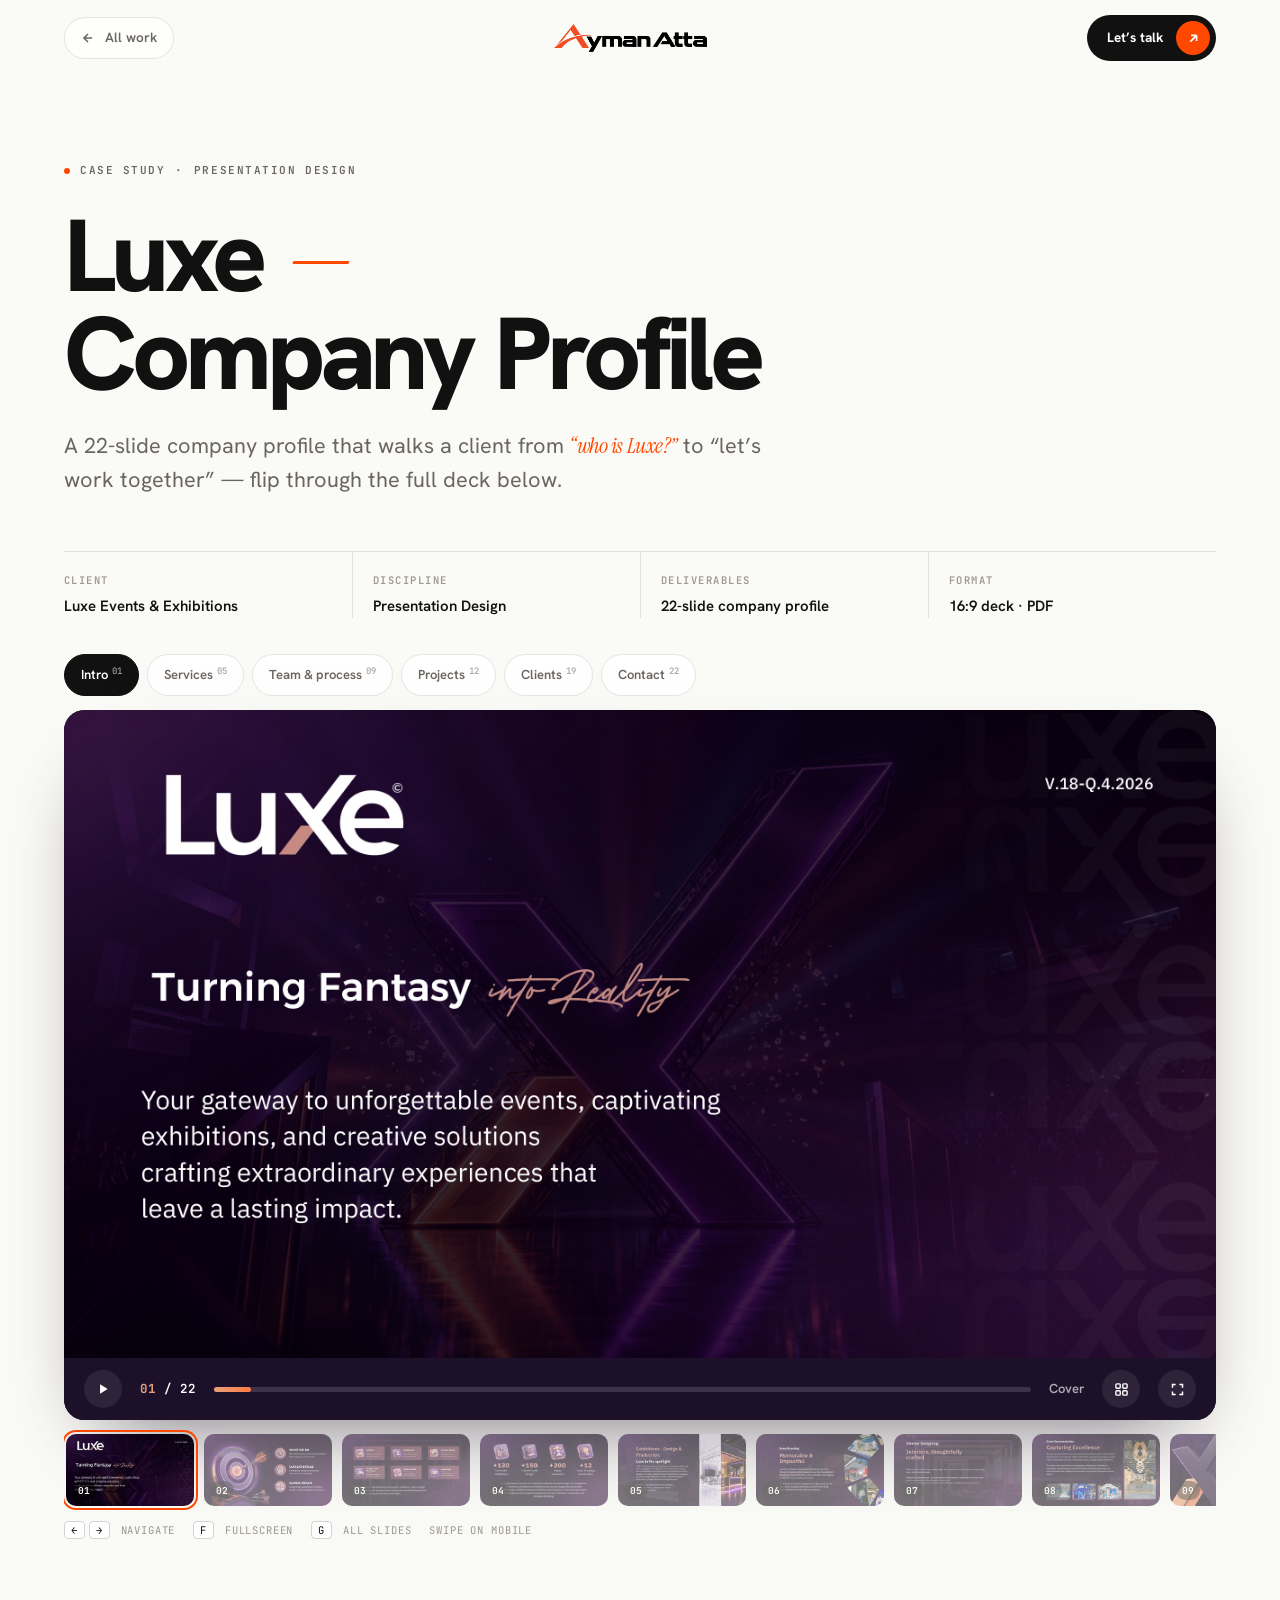
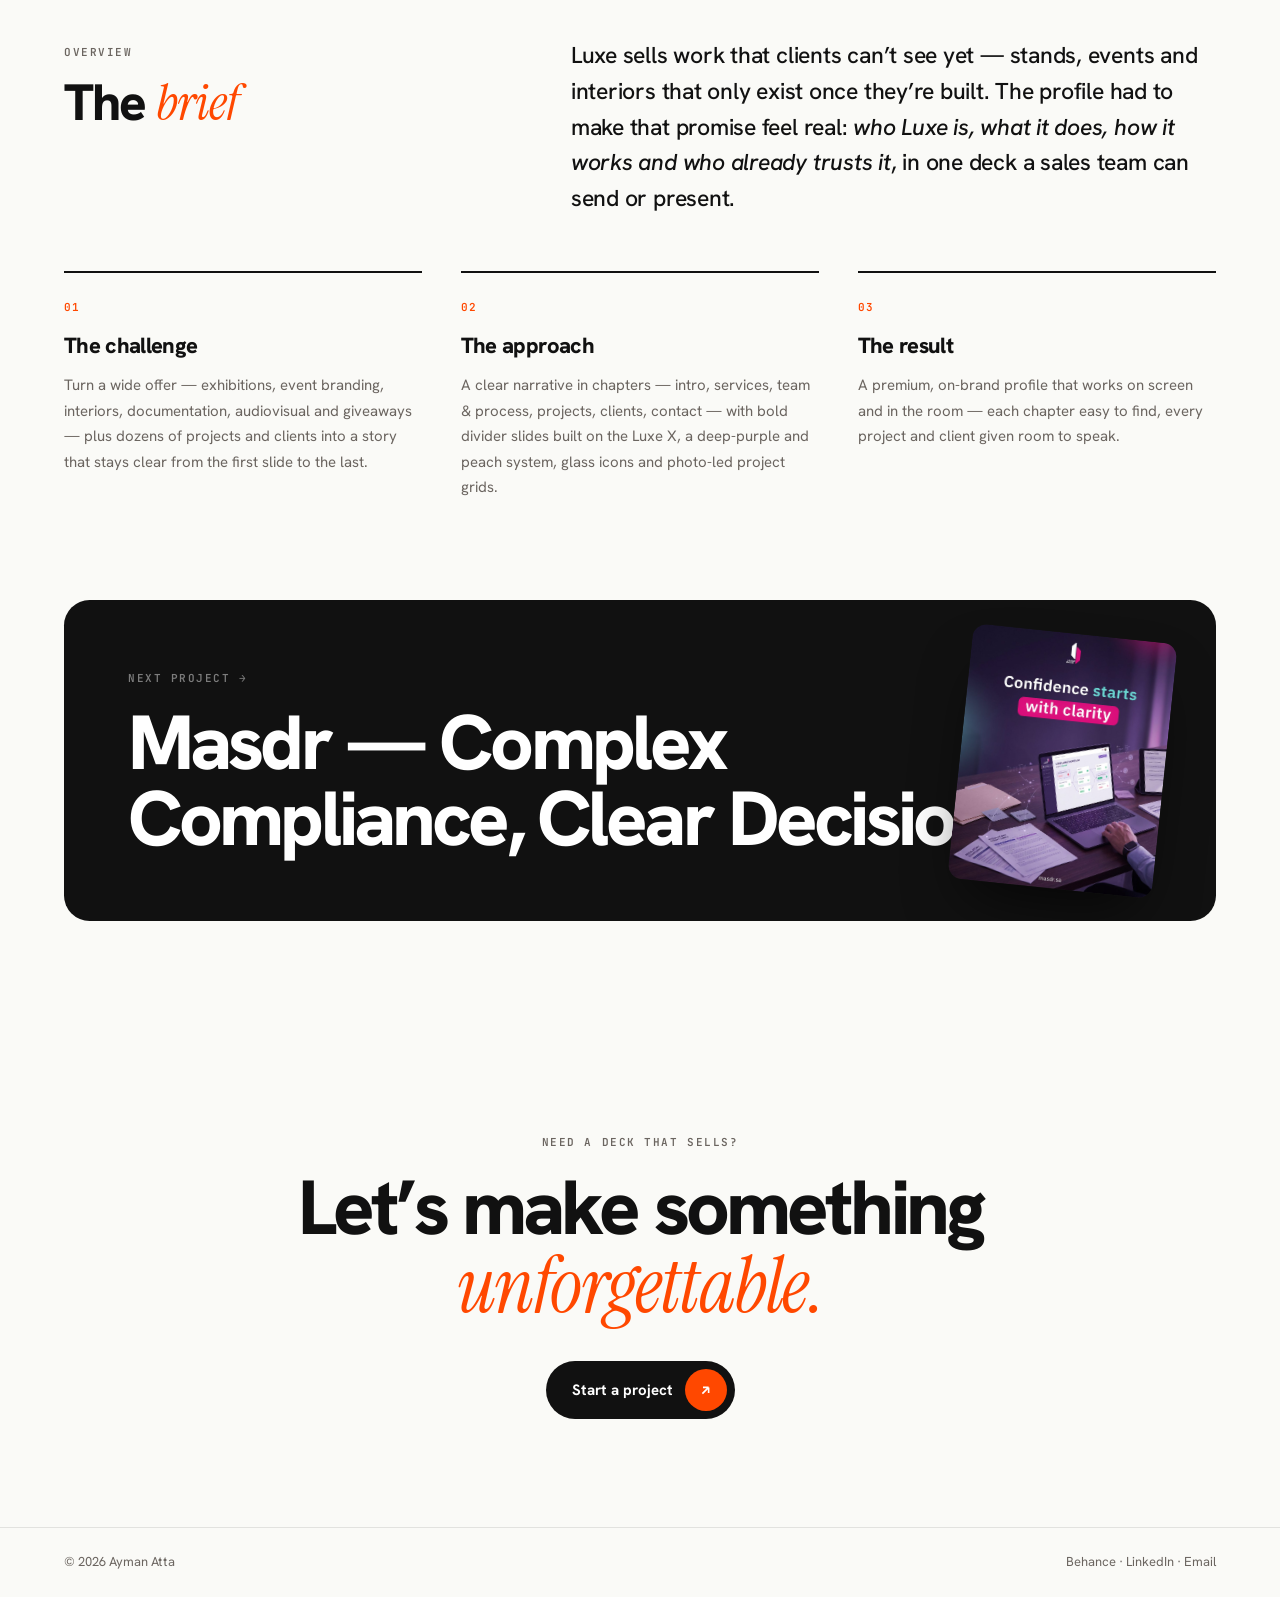
<file: work/luxe-profile.html>
<!DOCTYPE html>
<html lang="en">
<head>
<meta charset="UTF-8">
<meta name="viewport" content="width=device-width, initial-scale=1.0">
<title>Luxe — Company Profile Presentation | Ayman Atta</title>
<meta name="description" content="A 22-slide company profile presentation designed for Luxe Events &amp; Exhibitions — services, team, process, signature projects and clients.">
<meta name="theme-color" content="#FAFAF7">
<meta property="og:title" content="Luxe — Company Profile Presentation | Ayman Atta">
<meta property="og:type" content="article">
<meta property="og:image" content="https://aymanatta.com/assets/projects/luxe-profile/lp-1.jpg">
<meta property="og:url" content="https://aymanatta.com/work/luxe-profile.html">
<meta name="twitter:card" content="summary_large_image">
<link rel="canonical" href="https://aymanatta.com/work/luxe-profile.html">
<link rel="icon" type="image/png" href="../assets/favicon.png">
<link rel="preconnect" href="https://fonts.googleapis.com">
<link rel="preconnect" href="https://fonts.gstatic.com" crossorigin>
<link href="https://fonts.googleapis.com/css2?family=Hanken+Grotesk:wght@400;500;600;700;800;900&family=Instrument+Serif:ital@0;1&family=JetBrains+Mono:wght@500;600&display=swap" rel="stylesheet">
<link rel="preload" as="image" href="../assets/projects/luxe-profile/lp-1.jpg">
<link rel="stylesheet" href="../assets/covers.css?v=8">
<link rel="stylesheet" href="case.css?v=8">
<link rel="stylesheet" href="deck.css?v=3">
</head>
<body>
<div id="prog"></div>
<header class="cs-head" id="hd">
  <div class="wrap">
    <a href="../index.html#projects" class="cs-back"><svg width="14" height="14" viewBox="0 0 24 24" fill="none" stroke="currentColor" stroke-width="2.6" aria-hidden="true"><path d="M19 12H5M12 19l-7-7 7-7"/></svg><span>All work</span></a>
    <a href="../index.html" class="cs-logo" aria-label="Ayman Atta — home"><img src="../assets/logo-dark.png" alt="Ayman Atta"></a>
    <a href="../index.html#contact" class="btn-p">Let&rsquo;s talk <span class="bi"><svg width="15" height="15" viewBox="0 0 24 24" fill="none" stroke="currentColor" stroke-width="2.6" aria-hidden="true"><path d="M7 17L17 7M17 7H8M17 7v9"/></svg></span></a>
  </div>
</header>

<main>
<section class="cs-hero" style="padding-bottom:0">
  <div class="wrap">
    <div class="cs-crumbs reveal"><span class="dot"></span><span class="mono">Case study</span><span class="mono">&middot;</span><span class="mono">Presentation design</span></div>
    <h1 class="cs-title reveal">Luxe <span class="serif ac">&mdash;</span><br>Company Profile</h1>
    <p class="cs-sub reveal">A 22-slide company profile that walks a client from <span class="serif ac">&ldquo;who is Luxe?&rdquo;</span> to &ldquo;let&rsquo;s work together&rdquo; &mdash; flip through the full deck below.</p>
    <dl class="cs-meta reveal"><div><dt>Client</dt><dd>Luxe Events &amp; Exhibitions</dd></div><div><dt>Discipline</dt><dd>Presentation Design</dd></div><div><dt>Deliverables</dt><dd>22-slide company profile</dd></div><div><dt>Format</dt><dd>16:9 deck &middot; PDF</dd></div></dl>

    <div class="dk reveal" id="deck">
      <div class="dk-chap" id="dk-chap" aria-label="Chapters"><button type="button" data-i="0">Intro<sup>01</sup></button><button type="button" data-i="4">Services<sup>05</sup></button><button type="button" data-i="8">Team &amp; process<sup>09</sup></button><button type="button" data-i="11">Projects<sup>12</sup></button><button type="button" data-i="18">Clients<sup>19</sup></button><button type="button" data-i="21">Contact<sup>22</sup></button></div>
      <div class="dk-frame" id="dk-frame">
        <div class="dk-stage" id="dk-stage" aria-roledescription="carousel" aria-label="Luxe company profile slides">
          <div class="dk-canvas" id="dk-canvas"></div>
          <div class="dk-load" id="dk-load"><i></i></div>
          <button class="dk-zone prev" id="dk-prev" aria-label="Previous slide"><span><svg width="18" height="18" viewBox="0 0 24 24" fill="none" stroke="currentColor" stroke-width="2.6"><path d="M15 18l-6-6 6-6"/></svg></span></button>
          <button class="dk-zone next" id="dk-next" aria-label="Next slide"><span><svg width="18" height="18" viewBox="0 0 24 24" fill="none" stroke="currentColor" stroke-width="2.6"><path d="M9 18l6-6-6-6"/></svg></span></button>
        </div>
        <div class="dk-bar">
          <button class="dk-btn play" id="dk-play" aria-label="Autoplay"><svg width="14" height="14" viewBox="0 0 24 24" fill="currentColor"><path d="M7 4l13 8-13 8z"/></svg></button>
          <span class="dk-count" aria-live="polite"><b id="dk-n">01</b> / 22</span>
          <div class="dk-prog" id="dk-prog" role="slider" aria-label="Slide position" aria-valuemin="1" aria-valuemax="22" tabindex="0"><i id="dk-fill"></i></div>
          <span class="dk-lh" id="dk-lh"></span><span class="dk-title" id="dk-title">Cover</span>
          <button class="dk-btn grid-b" id="dk-grid-b" aria-label="All slides"><svg width="15" height="15" viewBox="0 0 24 24" fill="none" stroke="currentColor" stroke-width="2.2"><rect x="3" y="3" width="7" height="7" rx="1.5"/><rect x="14" y="3" width="7" height="7" rx="1.5"/><rect x="3" y="14" width="7" height="7" rx="1.5"/><rect x="14" y="14" width="7" height="7" rx="1.5"/></svg></button>
          <button class="dk-btn" id="dk-fs" aria-label="Fullscreen"><svg width="15" height="15" viewBox="0 0 24 24" fill="none" stroke="currentColor" stroke-width="2.4"><path d="M4 9V4h5M20 9V4h-5M4 15v5h5M20 15v5h-5"/></svg></button>
        </div>
      </div>
      <div class="dk-thumbs" id="dk-thumbs"><button type="button" data-i="0" aria-label="Go to slide 1"><img src="../assets/projects/luxe-profile/lp-1-t.jpg" alt="" loading="lazy"><span>01</span></button><button type="button" data-i="1" aria-label="Go to slide 2"><img src="../assets/projects/luxe-profile/lp-2-t.jpg" alt="" loading="lazy"><span>02</span></button><button type="button" data-i="2" aria-label="Go to slide 3"><img src="../assets/projects/luxe-profile/lp-3-t.jpg" alt="" loading="lazy"><span>03</span></button><button type="button" data-i="3" aria-label="Go to slide 4"><img src="../assets/projects/luxe-profile/lp-4-t.jpg" alt="" loading="lazy"><span>04</span></button><button type="button" data-i="4" aria-label="Go to slide 5"><img src="../assets/projects/luxe-profile/lp-5-t.jpg" alt="" loading="lazy"><span>05</span></button><button type="button" data-i="5" aria-label="Go to slide 6"><img src="../assets/projects/luxe-profile/lp-6-t.jpg" alt="" loading="lazy"><span>06</span></button><button type="button" data-i="6" aria-label="Go to slide 7"><img src="../assets/projects/luxe-profile/lp-7-t.jpg" alt="" loading="lazy"><span>07</span></button><button type="button" data-i="7" aria-label="Go to slide 8"><img src="../assets/projects/luxe-profile/lp-8-t.jpg" alt="" loading="lazy"><span>08</span></button><button type="button" data-i="8" aria-label="Go to slide 9"><img src="../assets/projects/luxe-profile/lp-9-t.jpg" alt="" loading="lazy"><span>09</span></button><button type="button" data-i="9" aria-label="Go to slide 10"><img src="../assets/projects/luxe-profile/lp-10-t.jpg" alt="" loading="lazy"><span>10</span></button><button type="button" data-i="10" aria-label="Go to slide 11"><img src="../assets/projects/luxe-profile/lp-11-t.jpg" alt="" loading="lazy"><span>11</span></button><button type="button" data-i="11" aria-label="Go to slide 12"><img src="../assets/projects/luxe-profile/lp-12-t.jpg" alt="" loading="lazy"><span>12</span></button><button type="button" data-i="12" aria-label="Go to slide 13"><img src="../assets/projects/luxe-profile/lp-13-t.jpg" alt="" loading="lazy"><span>13</span></button><button type="button" data-i="13" aria-label="Go to slide 14"><img src="../assets/projects/luxe-profile/lp-14-t.jpg" alt="" loading="lazy"><span>14</span></button><button type="button" data-i="14" aria-label="Go to slide 15"><img src="../assets/projects/luxe-profile/lp-15-t.jpg" alt="" loading="lazy"><span>15</span></button><button type="button" data-i="15" aria-label="Go to slide 16"><img src="../assets/projects/luxe-profile/lp-16-t.jpg" alt="" loading="lazy"><span>16</span></button><button type="button" data-i="16" aria-label="Go to slide 17"><img src="../assets/projects/luxe-profile/lp-17-t.jpg" alt="" loading="lazy"><span>17</span></button><button type="button" data-i="17" aria-label="Go to slide 18"><img src="../assets/projects/luxe-profile/lp-18-t.jpg" alt="" loading="lazy"><span>18</span></button><button type="button" data-i="18" aria-label="Go to slide 19"><img src="../assets/projects/luxe-profile/lp-19-t.jpg" alt="" loading="lazy"><span>19</span></button><button type="button" data-i="19" aria-label="Go to slide 20"><img src="../assets/projects/luxe-profile/lp-20-t.jpg" alt="" loading="lazy"><span>20</span></button><button type="button" data-i="20" aria-label="Go to slide 21"><img src="../assets/projects/luxe-profile/lp-21-t.jpg" alt="" loading="lazy"><span>21</span></button><button type="button" data-i="21" aria-label="Go to slide 22"><img src="../assets/projects/luxe-profile/lp-22-t.jpg" alt="" loading="lazy"><span>22</span></button></div>
      <div class="dk-hint"><span><kbd>&larr;</kbd><kbd>&rarr;</kbd> Navigate</span><span><kbd>F</kbd> Fullscreen</span><span><kbd>G</kbd> All slides</span><span>Swipe on mobile</span></div>
    </div>
  </div>
</section>

<section class="cs-sec">
  <div class="wrap">
    <div class="cs-two">
      <div class="reveal"><span class="mono">Overview</span><h2 class="cs-h2" style="margin-top:12px">The <span class="serif ac">brief</span></h2></div>
      <p class="cs-lead reveal">Luxe sells work that clients can&rsquo;t see yet &mdash; stands, events and interiors that only exist once they&rsquo;re built. The profile had to make that promise feel real: <em>who Luxe is, what it does, how it works and who already trusts it</em>, in one deck a sales team can send or present.</p>
    </div>
    <div class="cs-cols">
      <div class="cs-col reveal"><span class="n">01</span><h3>The challenge</h3><p>Turn a wide offer &mdash; exhibitions, event branding, interiors, documentation, audiovisual and giveaways &mdash; plus dozens of projects and clients into a story that stays clear from the first slide to the last.</p></div>
      <div class="cs-col reveal" style="transition-delay:.08s"><span class="n">02</span><h3>The approach</h3><p>A clear narrative in chapters &mdash; intro, services, team &amp; process, projects, clients, contact &mdash; with bold divider slides built on the Luxe X, a deep-purple and peach system, glass icons and photo-led project grids.</p></div>
      <div class="cs-col reveal" style="transition-delay:.16s"><span class="n">03</span><h3>The result</h3><p>A premium, on-brand profile that works on screen and in the room &mdash; each chapter easy to find, every project and client given room to speak.</p></div>
    </div>
  </div>
</section>

<section class="cs-sec" style="padding-top:0">
  <div class="wrap">
    <a href="masdr.html" class="cs-next reveal"><span class="mono">Next project &rarr;</span><h2>Masdr &mdash; Complex Compliance, Clear Decisions</h2><span class="thumb"><img src="../assets/projects/masdr/masdr-1.jpg" alt="" loading="lazy"></span></a>
  </div>
</section>

<section class="cs-cta">
  <div class="wrap">
    <span class="mono reveal">Need a deck that sells?</span>
    <h2 class="reveal">Let&rsquo;s make something<br><span class="serif ac">unforgettable.</span></h2>
    <a href="../index.html#contact" class="btn-p lg reveal">Start a project <span class="bi"><svg width="15" height="15" viewBox="0 0 24 24" fill="none" stroke="currentColor" stroke-width="2.6" aria-hidden="true"><path d="M7 17L17 7M17 7H8M17 7v9"/></svg></span></a>
  </div>
</section>
</main>

<footer class="cs-foot"><div class="wrap"><span>&copy; <span id="yr">2026</span> Ayman Atta</span><span><a href="https://behance.net/ayman3tta" target="_blank" rel="noopener">Behance</a> &middot; <a href="https://linkedin.com/in/ayman3tta" target="_blank" rel="noopener">LinkedIn</a> &middot; <a href="mailto:aymanatta71@gmail.com">Email</a></span></div></footer>

<div class="dk-grid" id="dk-grid" role="dialog" aria-modal="true" aria-label="All slides">
  <h3>All slides</h3>
  <button class="dk-btn x" id="dk-grid-x" aria-label="Close"><svg width="16" height="16" viewBox="0 0 24 24" fill="none" stroke="currentColor" stroke-width="2.6"><path d="M6 6l12 12M18 6L6 18"/></svg></button>
  <ol><li><button type="button" data-i="0"><img src="../assets/projects/luxe-profile/lp-1-t.jpg" alt="Slide 1: Cover" loading="lazy"><span>01 &middot; Cover</span></button></li><li><button type="button" data-i="1"><img src="../assets/projects/luxe-profile/lp-2-t.jpg" alt="Slide 2: What we do" loading="lazy"><span>02 &middot; What we do</span></button></li><li><button type="button" data-i="2"><img src="../assets/projects/luxe-profile/lp-3-t.jpg" alt="Slide 3: Our services" loading="lazy"><span>03 &middot; Our services</span></button></li><li><button type="button" data-i="3"><img src="../assets/projects/luxe-profile/lp-4-t.jpg" alt="Slide 4: Luxe in numbers" loading="lazy"><span>04 &middot; Luxe in numbers</span></button></li><li><button type="button" data-i="4"><img src="../assets/projects/luxe-profile/lp-5-t.jpg" alt="Slide 5: Exhibitions — design &amp; production" loading="lazy"><span>05 &middot; Exhibitions — design &amp; production</span></button></li><li><button type="button" data-i="5"><img src="../assets/projects/luxe-profile/lp-6-t.jpg" alt="Slide 6: Event branding" loading="lazy"><span>06 &middot; Event branding</span></button></li><li><button type="button" data-i="6"><img src="../assets/projects/luxe-profile/lp-7-t.jpg" alt="Slide 7: Interior design" loading="lazy"><span>07 &middot; Interior design</span></button></li><li><button type="button" data-i="7"><img src="../assets/projects/luxe-profile/lp-8-t.jpg" alt="Slide 8: Event documentation" loading="lazy"><span>08 &middot; Event documentation</span></button></li><li><button type="button" data-i="8"><img src="../assets/projects/luxe-profile/lp-9-t.jpg" alt="Slide 9: Get to know our team" loading="lazy"><span>09 &middot; Get to know our team</span></button></li><li><button type="button" data-i="9"><img src="../assets/projects/luxe-profile/lp-10-t.jpg" alt="Slide 10: The team" loading="lazy"><span>10 &middot; The team</span></button></li><li><button type="button" data-i="10"><img src="../assets/projects/luxe-profile/lp-11-t.jpg" alt="Slide 11: Work process" loading="lazy"><span>11 &middot; Work process</span></button></li><li><button type="button" data-i="11"><img src="../assets/projects/luxe-profile/lp-12-t.jpg" alt="Slide 12: Success stories" loading="lazy"><span>12 &middot; Success stories</span></button></li><li><button type="button" data-i="12"><img src="../assets/projects/luxe-profile/lp-13-t.jpg" alt="Slide 13: Signature projects" loading="lazy"><span>13 &middot; Signature projects</span></button></li><li><button type="button" data-i="13"><img src="../assets/projects/luxe-profile/lp-14-t.jpg" alt="Slide 14: Latest projects" loading="lazy"><span>14 &middot; Latest projects</span></button></li><li><button type="button" data-i="14"><img src="../assets/projects/luxe-profile/lp-15-t.jpg" alt="Slide 15: Exhibitions" loading="lazy"><span>15 &middot; Exhibitions</span></button></li><li><button type="button" data-i="15"><img src="../assets/projects/luxe-profile/lp-16-t.jpg" alt="Slide 16: Events" loading="lazy"><span>16 &middot; Events</span></button></li><li><button type="button" data-i="16"><img src="../assets/projects/luxe-profile/lp-17-t.jpg" alt="Slide 17: Interior projects I" loading="lazy"><span>17 &middot; Interior projects I</span></button></li><li><button type="button" data-i="17"><img src="../assets/projects/luxe-profile/lp-18-t.jpg" alt="Slide 18: Interior projects II" loading="lazy"><span>18 &middot; Interior projects II</span></button></li><li><button type="button" data-i="18"><img src="../assets/projects/luxe-profile/lp-19-t.jpg" alt="Slide 19: Our clients" loading="lazy"><span>19 &middot; Our clients</span></button></li><li><button type="button" data-i="19"><img src="../assets/projects/luxe-profile/lp-20-t.jpg" alt="Slide 20: Government &amp; semi-government" loading="lazy"><span>20 &middot; Government &amp; semi-government</span></button></li><li><button type="button" data-i="20"><img src="../assets/projects/luxe-profile/lp-21-t.jpg" alt="Slide 21: Private sector" loading="lazy"><span>21 &middot; Private sector</span></button></li><li><button type="button" data-i="21"><img src="../assets/projects/luxe-profile/lp-22-t.jpg" alt="Slide 22: Thank you" loading="lazy"><span>22 &middot; Thank you</span></button></li></ol>
</div>

<script>
(function(){
  var N=22,T=["Cover", "What we do", "Our services", "Luxe in numbers", "Exhibitions \u2014 design &amp; production", "Event branding", "Interior design", "Event documentation", "Get to know our team", "The team", "Work process", "Success stories", "Signature projects", "Latest projects", "Exhibitions", "Events", "Interior projects I", "Interior projects II", "Our clients", "Government &amp; semi-government", "Private sector", "Thank you"],i=0,timer=null;
  var LK={"14": [["https://www.youtube.com/watch?v=SvjiVSaE91o", 12.25, 45.17, 6.05, 1.87], ["https://www.youtube.com/watch?v=p4Vc1DLe3w4", 12.24, 87.29, 6.04, 1.85], ["https://www.youtube.com/watch?v=UH3WFlILYlA", 34.5, 87.29, 6.04, 1.85], ["https://www.youtube.com/watch?v=ce-CKcvtv8g", 56.92, 87.31, 6.04, 1.85], ["https://www.youtube.com/watch?v=EJwaV_Y5dA0", 79.37, 87.3, 6.04, 1.85], ["https://www.youtube.com/watch?v=nlh0B7CnHOE", 34.48, 45.19, 6.05, 1.87], ["https://www.youtube.com/watch?v=jCp3PAFLLfM", 57.05, 45.19, 6.05, 1.87], ["https://www.youtube.com/watch?v=_Gsvi6oCSic", 79.09, 45.19, 6.04, 1.85]], "15": [["https://youtu.be/8J54-N8gzSU", 11.28, 43.97, 7.55, 2.31], ["https://www.youtube.com/watch?v=aOr-m7_MNoQ", 32.98, 44.12, 7.55, 2.31], ["https://www.youtube.com/watch?v=THxIFBFWhsw", 54.72, 44.09, 7.57, 2.35], ["https://youtu.be/oY17ijwE6gQ", 76.46, 44.2, 7.57, 2.35], ["https://youtu.be/g7ZxW4WsXKw", 11.09, 88.57, 7.57, 2.35], ["https://www.youtube.com/watch?v=LMqGgvEE36E", 32.89, 88.59, 7.55, 2.31], ["https://www.youtube.com/watch?v=nJgfbaVZfxg", 54.51, 88.6, 7.55, 2.31], ["https://www.youtube.com/watch?v=TPUzMMYhyt0", 76.8, 88.59, 7.55, 2.31]], "16": [["https://www.youtube.com/watch?v=wfz-2K8jCXo", 9.11, 41.8, 5.2, 1.59]], "21": [["https://wa.me/966539768868", 10.97, 66.49, 9.84, 2.78], ["https://luxe-e.com/", 11.13, 89.78, 9.48, 2.78], ["https://www.tiktok.com/@luxeeei?_r=1&_t=ZS-95VP1Y0mrLh", 35.95, 87.92, 6.75, 2.57], ["https://www.tiktok.com/@luxeeei?_r=1&_t=ZS-95VP1Y0mrLh", 35.95, 90.84, 4.82, 3.43], ["https://www.instagram.com/luxeeei?igsh=MWZpZTF4Y2w2bjQ5Ng%3D%3D", 53.15, 76.47, 6.75, 2.57], ["https://www.instagram.com/luxeeei?igsh=MWZpZTF4Y2w2bjQ5Ng%3D%3D", 53.15, 79.39, 7.43, 3.43], ["https://www.linkedin.com/company/luxeevents/posts/?feedView=all", 35.94, 79.46, 8.42, 3.48], ["https://www.youtube.com/channel/UCvTrnKafmxfflvC-sLTXpxA", 52.73, 90.79, 8.81, 3.48]]};
  var canvas=document.getElementById('dk-canvas');
  var stage=document.getElementById('dk-stage'),load=document.getElementById('dk-load'),frame=document.getElementById('dk-frame');
  var base='../assets/projects/luxe-profile/lp-';
  var imgs=[];
  var layers=[];
  for(var k=0;k<N;k++){
    var im=new Image();im.alt='Slide '+(k+1)+': '+T[k].replace(/&amp;/g,'&');im.decoding='async';im.sizes='(max-width:800px) 100vw, 1400px';imgs.push(im);canvas.appendChild(im);
    var ly=document.createElement('div');ly.className='dk-links';
    (LK[k]||[]).forEach(function(l){var a=document.createElement('a');a.href=l[0];a.target='_blank';a.rel='noopener';
      a.style.left=l[1]+'%';a.style.top=l[2]+'%';a.style.width=l[3]+'%';a.style.height=l[4]+'%';
      a.setAttribute('aria-label','Open link: '+l[0].replace(/^https?:\/\/(www\.)?/,'').split('?')[0]);a.title=a.getAttribute('aria-label');
      a.addEventListener('click',function(e){e.stopPropagation();stop();});ly.appendChild(a);});
    layers.push(ly);canvas.appendChild(ly);
  }
  function ensure(k){if(k<0||k>=N||imgs[k].src)return;imgs[k].srcset=base+(k+1)+'-m.jpg 1280w, '+base+(k+1)+'.jpg 2560w';imgs[k].src=base+(k+1)+'.jpg';}
  var thumbs=[].slice.call(document.querySelectorAll('#dk-thumbs button'));
  var gridBtns=[].slice.call(document.querySelectorAll('#dk-grid button[data-i]'));
  var chaps=[].slice.call(document.querySelectorAll('#dk-chap button'));
  function go(n,fromKey){
    n=Math.max(0,Math.min(N-1,n));var dir=n<i?'left':'';
    var prev=imgs[i];i=n;ensure(i);ensure(i+1);ensure(i+2);ensure(i-1);
    if(prev!==imgs[i]){prev.classList.remove('on');prev.classList.toggle('left',!dir);}
    imgs[i].classList.remove('left');if(dir)imgs[i].classList.add('left');
    void imgs[i].offsetWidth;imgs[i].classList.remove('left');imgs[i].classList.add('on');
    layers.forEach(function(l,k){l.classList.toggle('on',k===i);});
    var lh=document.getElementById('dk-lh'),nl=(LK[i]||[]).length;lh.textContent=nl?nl+(nl>1?' clickable links':' clickable link')+' on this slide':'';lh.classList.toggle('on',nl>0);
    load.classList.toggle('on',!imgs[i].complete);imgs[i].onload=function(){load.classList.remove('on');};
    document.getElementById('dk-n').textContent=(i+1<10?'0':'')+(i+1);
    document.getElementById('dk-title').innerHTML=T[i];
    document.getElementById('dk-fill').style.width=((i+1)/N*100)+'%';
    document.getElementById('dk-prog').setAttribute('aria-valuenow',i+1);
    document.getElementById('dk-prev').disabled=i===0;document.getElementById('dk-next').disabled=i===N-1;
    thumbs.forEach(function(b,k){b.classList.toggle('on',k===i);});
    gridBtns.forEach(function(b,k){b.classList.toggle('on',k===i);});
    var a=0;chaps.forEach(function(b,k){if(+b.dataset.i<=i)a=k;});chaps.forEach(function(b,k){b.classList.toggle('on',k===a);});
    var t=thumbs[i],box=t.parentNode;box.scrollLeft=t.offsetLeft-box.clientWidth/2+t.clientWidth/2;
    try{history.replaceState(null,'','#slide-'+(i+1));}catch(e){}
  }
  function next(){if(i<N-1)go(i+1);else stop();}
  function prev(){go(i-1);}
  document.getElementById('dk-next').onclick=function(){stop();next();};
  document.getElementById('dk-prev').onclick=function(){stop();prev();};
  thumbs.concat(chaps).forEach(function(b){b.onclick=function(){stop();go(+b.dataset.i);};});
  gridBtns.forEach(function(b){b.onclick=function(){go(+b.dataset.i);closeGrid();};});
  var pr=document.getElementById('dk-prog');
  pr.onclick=function(e){var r=pr.getBoundingClientRect();stop();go(Math.floor((e.clientX-r.left)/r.width*N));};
  pr.onkeydown=function(e){if(e.key==='ArrowRight'){e.preventDefault();go(i+1);}if(e.key==='ArrowLeft'){e.preventDefault();go(i-1);}};
  /* autoplay */
  var playB=document.getElementById('dk-play');
  function stop(){if(timer){clearInterval(timer);timer=null;playB.classList.remove('on');}}
  playB.onclick=function(){if(timer){stop();return;}if(i===N-1)go(0);playB.classList.add('on');timer=setInterval(next,4000);};
  /* swipe */
  var sx=0,sy=0;
  stage.addEventListener('touchstart',function(e){sx=e.touches[0].clientX;sy=e.touches[0].clientY;},{passive:true});
  stage.addEventListener('touchend',function(e){var dx=e.changedTouches[0].clientX-sx,dy=e.changedTouches[0].clientY-sy;if(Math.abs(dx)>40&&Math.abs(dx)>Math.abs(dy)){stop();dx<0?next():prev();}},{passive:true});
  /* fullscreen */
  function fs(){
    var d=document;
    if(d.fullscreenElement||d.webkitFullscreenElement){(d.exitFullscreen||d.webkitExitFullscreen).call(d);return;}
    if(frame.classList.contains('pseudo-fs')){frame.classList.remove('pseudo-fs');d.body.style.overflow='';return;}
    var rq=frame.requestFullscreen||frame.webkitRequestFullscreen;
    if(rq){rq.call(frame).catch&&rq.call(frame).catch(function(){});}else{frame.classList.add('pseudo-fs');d.body.style.overflow='hidden';}
  }
  document.getElementById('dk-fs').onclick=fs;
  /* overview grid */
  var grid=document.getElementById('dk-grid');
  function openGrid(){stop();grid.classList.add('on');document.body.style.overflow='hidden';}
  function closeGrid(){grid.classList.remove('on');document.body.style.overflow='';}
  document.getElementById('dk-grid-b').onclick=openGrid;document.getElementById('dk-grid-x').onclick=closeGrid;
  /* keyboard: only when deck is on screen, grid open or fullscreen */
  function deckVisible(){var r=frame.getBoundingClientRect();return r.bottom>80&&r.top<innerHeight-80;}
  document.addEventListener('keydown',function(e){
    if(e.target.closest&&e.target.closest('input,textarea'))return;
    if(grid.classList.contains('on')){if(e.key==='Escape'||e.key==='g'||e.key==='G')closeGrid();return;}
    if(!deckVisible()&&!document.fullscreenElement)return;
    if(e.key==='ArrowRight'||e.key==='PageDown'){e.preventDefault();stop();next();}
    else if(e.key==='ArrowLeft'||e.key==='PageUp'){e.preventDefault();stop();prev();}
    else if(e.key==='Home'){e.preventDefault();go(0);}else if(e.key==='End'){e.preventDefault();go(N-1);}
    else if(e.key==='f'||e.key==='F')fs();else if(e.key==='g'||e.key==='G')openGrid();
    else if(e.key==='Escape'&&frame.classList.contains('pseudo-fs'))fs();
  });
  var m=/slide-(\d+)/.exec(location.hash);go(m?(+m[1]-1):0);
  if(m)setTimeout(function(){document.getElementById('deck').scrollIntoView({block:'center'});},300);

  var obs=new IntersectionObserver(function(es){es.forEach(function(e){if(e.isIntersecting){e.target.classList.add('in');obs.unobserve(e.target);}});},{threshold:.1});
  document.querySelectorAll('.reveal').forEach(function(el){obs.observe(el);});
  var hd=document.getElementById('hd'),pg=document.getElementById('prog');
  window.addEventListener('scroll',function(){var s=scrollY,h=document.documentElement.scrollHeight-innerHeight;pg.style.width=(h>0?s/h*100:0)+'%';hd.classList.toggle('scrolled',s>20);},{passive:true});
  document.getElementById('yr').textContent=new Date().getFullYear();
})();
</script>
</body>
</html>
</file>
<file: assets/covers.css>
/* ===== CREATIVE PROJECT COVERS ===== */
    .pj-iw.has-cvr{background:#0a0a0a;container-type:inline-size}
    .cvr{position:absolute;inset:0;overflow:hidden}
    .cvr img{width:100%;height:100%;object-fit:cover;display:block}
    .cvr-meta{position:absolute;right:3cqw;bottom:2.6cqw;z-index:7;font-family:var(--font-mono);font-size:max(8px,2.1cqw);font-weight:600;letter-spacing:.14em;text-transform:uppercase;color:rgba(255,255,255,.7)}

    /* TRX: reflective 3D screens on a holo grid */
    .cvr-trx{background:radial-gradient(ellipse 55% 45% at 50% 32%,rgba(57,213,255,.28),transparent 70%),radial-gradient(circle at 88% 95%,rgba(139,92,246,.45),transparent 45%),radial-gradient(circle at 8% 90%,rgba(57,213,255,.18),transparent 40%),#050817}
    .cvr-trx .floor{position:absolute;left:-60%;right:-60%;bottom:-6%;height:52%;background-image:linear-gradient(rgba(57,213,255,.4) 1px,transparent 1px),linear-gradient(90deg,rgba(57,213,255,.4) 1px,transparent 1px);background-size:5cqw 5cqw;transform:perspective(30cqw) rotateX(64deg);transform-origin:50% 0;-webkit-mask-image:linear-gradient(to bottom,transparent 0%,#000 35%,#000 70%,transparent);mask-image:linear-gradient(to bottom,transparent 0%,#000 35%,#000 70%,transparent);animation:trxFloor 3s linear infinite}
    @keyframes trxFloor{to{background-position:0 5cqw}}
    .cvr-trx .word{position:absolute;top:2%;left:50%;transform:translateX(-50%);font-size:34cqw;font-weight:900;letter-spacing:-.05em;line-height:.9;color:transparent;-webkit-text-stroke:1px rgba(57,213,255,.3);white-space:nowrap;pointer-events:none}
    .cvr-trx .stage{position:absolute;inset:0;perspective:90cqw;transform-style:preserve-3d}
    .cvr-trx .sc{position:absolute;left:50%;top:44%;width:23cqw;aspect-ratio:4/5;border-radius:1.4cqw;overflow:hidden;border:1px solid rgba(57,213,255,.55);box-shadow:0 0 5cqw -1cqw rgba(57,213,255,.55);-webkit-box-reflect:below .8cqw linear-gradient(transparent 55%,rgba(255,255,255,.28));transition:transform .8s var(--ease-out),box-shadow .5s}
    .cvr-trx .s1{transform:translate(-50%,-50%) translateX(-25cqw) rotateY(40deg) scale(.86);border-color:rgba(139,92,246,.6)}
    .cvr-trx .s2{transform:translate(-50%,-50%) translateZ(3cqw);z-index:2}
    .cvr-trx .s3{transform:translate(-50%,-50%) translateX(25cqw) rotateY(-40deg) scale(.86)}
    .pj-card:hover .cvr-trx .s1{transform:translate(-50%,-50%) translateX(-29cqw) rotateY(26deg) scale(.9)}
    .pj-card:hover .cvr-trx .s2{transform:translate(-50%,-50%) translateZ(7cqw) translateY(-1.5cqw);box-shadow:0 0 7cqw 0 rgba(57,213,255,.6)}
    .pj-card:hover .cvr-trx .s3{transform:translate(-50%,-50%) translateX(29cqw) rotateY(-26deg) scale(.9)}
    .cvr-trx .scan{position:absolute;left:0;right:0;height:18%;top:-20%;background:linear-gradient(to bottom,transparent,rgba(57,213,255,.14),transparent);animation:trxScan 4.5s ease-in-out infinite;pointer-events:none;z-index:4}
    @keyframes trxScan{0%{top:-20%}60%,100%{top:105%}}
    .cvr-trx .hud{position:absolute;inset:3.2cqw;pointer-events:none;z-index:5;-webkit-mask:linear-gradient(#000 0 0) top left/3cqw 3cqw no-repeat,linear-gradient(#000 0 0) top right/3cqw 3cqw no-repeat,linear-gradient(#000 0 0) bottom left/3cqw 3cqw no-repeat,linear-gradient(#000 0 0) bottom right/3cqw 3cqw no-repeat;mask:linear-gradient(#000 0 0) top left/3cqw 3cqw no-repeat,linear-gradient(#000 0 0) top right/3cqw 3cqw no-repeat,linear-gradient(#000 0 0) bottom left/3cqw 3cqw no-repeat,linear-gradient(#000 0 0) bottom right/3cqw 3cqw no-repeat;border:2px solid rgba(57,213,255,.7)}

    /* SUTRA: retro posters, giant 999 and crossing promo tapes */
    .cvr-sutra{background:radial-gradient(circle at 26% 18%,rgba(255,110,30,.42),transparent 55%),radial-gradient(circle at 90% 100%,rgba(37,99,235,.28),transparent 45%),linear-gradient(160deg,#2b1910,#0f0907)}
    .cvr-sutra .big{position:absolute;right:-3%;top:-16%;font-size:52cqw;font-weight:900;letter-spacing:-.07em;line-height:1;color:transparent;-webkit-text-stroke:1.5px rgba(255,190,140,.26);pointer-events:none}
    .cvr-sutra .ps{position:absolute;top:44%;left:50%;aspect-ratio:4/5;padding:.9cqw .9cqw 3.2cqw;background:#f4ede4;border-radius:.6cqw;box-shadow:0 3cqw 6cqw -2cqw rgba(0,0,0,.7);transition:transform .8s var(--ease-out)}
    .cvr-sutra .ps img{border-radius:.3cqw}
    .cvr-sutra .p1{width:24cqw;transform:translate(-50%,-50%) translate(-27cqw,2cqw) rotate(-11deg);z-index:2}
    .cvr-sutra .p2{width:28cqw;transform:translate(-50%,-50%) rotate(2deg);z-index:3}
    .cvr-sutra .p3{width:24cqw;transform:translate(-50%,-50%) translate(27cqw,3cqw) rotate(9deg);z-index:2}
    .pj-card:hover .cvr-sutra .p1{transform:translate(-50%,-50%) translate(-30cqw,0) rotate(-15deg)}
    .pj-card:hover .cvr-sutra .p2{transform:translate(-50%,-50%) translateY(-2cqw) rotate(-1deg) scale(1.04)}
    .pj-card:hover .cvr-sutra .p3{transform:translate(-50%,-50%) translate(30cqw,1cqw) rotate(13deg)}
    .cvr-sutra .tape{position:absolute;left:-15%;right:-15%;overflow:hidden;white-space:nowrap;padding:1.1cqw 0;box-shadow:0 1.5cqw 3cqw -1cqw rgba(0,0,0,.6)}
    .cvr-sutra .tape .tw{display:inline-flex;animation:sutraTape 14s linear infinite}
    .cvr-sutra .tape span{display:inline-block;font-size:max(9px,3.2cqw);font-weight:900;letter-spacing:.04em;text-transform:uppercase;padding-right:3cqw}
    .cvr-sutra .t1{bottom:11%;transform:rotate(-6deg);background:var(--accent);color:#fff;z-index:5}
    .cvr-sutra .t2{bottom:19%;transform:rotate(4deg);background:#111;color:#f4ede4;z-index:1}
    .cvr-sutra .t2 .tw{animation-direction:reverse;animation-duration:18s}
    @keyframes sutraTape{to{transform:translateX(-50%)}}
    .cvr-sutra .crt{position:absolute;inset:0;z-index:6;pointer-events:none;background:repeating-linear-gradient(to bottom,rgba(0,0,0,.18) 0 1px,transparent 1px 3px);mix-blend-mode:multiply;opacity:.55}
    @media(prefers-reduced-motion:reduce){.cvr-trx .floor,.cvr-trx .scan,.cvr-sutra .tape .tw{animation:none}}
    .cvr-meta.tr{top:3cqw;bottom:auto}
    .cvr-trx .cvr-meta{right:6cqw;bottom:5.5cqw}
    @container (max-width:280px){.cvr-meta{display:none}.cvr-trx .hud{display:none}}

    /* LUXE: the brand X as a stage, posters floating like exhibition panels */
    .cvr-luxe{background:radial-gradient(circle at 0% 100%,rgba(232,128,120,.75),transparent 50%),radial-gradient(circle at 100% 0%,rgba(110,60,140,.55),transparent 55%),linear-gradient(160deg,#3b1d52,#24112f)}
    .cvr-luxe .xb{position:absolute;left:50%;top:50%;width:150%;height:13cqw;transition:transform 1s var(--ease-out)}
    .cvr-luxe .xa{background:linear-gradient(90deg,rgba(241,236,230,.0),rgba(241,236,230,.22) 20%,rgba(241,236,230,.22) 80%,rgba(241,236,230,0));transform:translate(-50%,-50%) rotate(36deg)}
    .cvr-luxe .xc{background:linear-gradient(90deg,rgba(242,165,122,0),rgba(242,165,122,.75) 18%,rgba(242,165,122,.75) 46%,rgba(241,236,230,.22) 54%,rgba(241,236,230,.22) 82%,rgba(241,236,230,0));transform:translate(-50%,-50%) rotate(-36deg)}
    .pj-card:hover .cvr-luxe .xa{transform:translate(-50%,-50%) rotate(40deg)}
    .pj-card:hover .cvr-luxe .xc{transform:translate(-50%,-50%) rotate(-40deg)}
    .cvr-luxe .pn{position:absolute;top:47%;left:50%;aspect-ratio:3/4;border-radius:1cqw;overflow:hidden;box-shadow:0 3.5cqw 6cqw -2cqw rgba(20,5,30,.75),0 0 0 1px rgba(255,255,255,.18);transition:transform .9s var(--ease-out)}
    .cvr-luxe .l1{width:24cqw;transform:translate(-50%,-50%) translate(-27cqw,3cqw) rotate(-6deg);z-index:2;animation:luxeF 6s ease-in-out infinite}
    .cvr-luxe .l2{width:30cqw;transform:translate(-50%,-50%);z-index:3;animation:luxeF 6s ease-in-out -2s infinite}
    .cvr-luxe .l3{width:24cqw;transform:translate(-50%,-50%) translate(27cqw,3cqw) rotate(6deg);z-index:2;animation:luxeF 6s ease-in-out -4s infinite}
    @keyframes luxeF{0%,100%{translate:0 0}50%{translate:0 -1.2cqw}}
    .pj-card:hover .cvr-luxe .l1{transform:translate(-50%,-50%) translate(-31cqw,1cqw) rotate(-10deg)}
    .pj-card:hover .cvr-luxe .l2{transform:translate(-50%,-50%) scale(1.05)}
    .pj-card:hover .cvr-luxe .l3{transform:translate(-50%,-50%) translate(31cqw,1cqw) rotate(10deg)}
    .cvr-luxe .ltag{position:absolute;left:4cqw;bottom:3.4cqw;z-index:6;color:#fff;font-size:max(9px,2.6cqw);font-weight:700;letter-spacing:-.01em;white-space:nowrap}
    .cvr-luxe .ltag em{font-family:var(--font-serif);font-style:italic;font-weight:400;color:#F2A57A;font-size:1.25em;margin-left:.3em}
    .cvr-luxe .spot{position:absolute;inset:-20%;background:conic-gradient(from 200deg at 15% -5%,transparent 0deg,rgba(255,220,240,.18) 12deg,transparent 26deg);pointer-events:none;z-index:4;animation:luxeSpot 7s ease-in-out infinite alternate}
    @keyframes luxeSpot{to{transform:rotate(8deg)}}
    @media(prefers-reduced-motion:reduce){.cvr-luxe .pn,.cvr-luxe .spot{animation:none}}
    @container (max-width:280px){.cvr-luxe .ltag{display:none}}

    /* MASDR: glass modules orbiting the campaign, magenta highlight pill */
    .cvr-masdr{background:radial-gradient(circle at 92% 0%,rgba(224,21,122,.55),transparent 45%),radial-gradient(circle at 0% 55%,rgba(110,214,208,.28),transparent 40%),linear-gradient(170deg,#2a1a44,#170d26)}
    .cvr-masdr .orb{position:absolute;left:50%;top:50%;width:86cqw;height:30cqw;border-radius:50%;border:1px solid rgba(255,255,255,.22);transform:translate(-50%,-50%) rotate(-8deg);pointer-events:none}
    .cvr-masdr .orb.o2{width:100cqw;height:38cqw;border-color:rgba(110,214,208,.22);border-style:dashed;animation:mOrb 40s linear infinite}
    @keyframes mOrb{to{transform:translate(-50%,-50%) rotate(352deg)}}
    .cvr-masdr .mp{position:absolute;top:48%;left:50%;aspect-ratio:4/5;border-radius:1.2cqw;overflow:hidden;box-shadow:0 3cqw 6cqw -2cqw rgba(10,0,20,.8),0 0 0 1px rgba(255,255,255,.14);transition:transform .9s var(--ease-out)}
    .cvr-masdr .m1{width:22cqw;transform:translate(-50%,-50%) translate(-25cqw,2cqw) rotate(-7deg);z-index:2;filter:brightness(.85)}
    .cvr-masdr .m2{width:28cqw;transform:translate(-50%,-50%);z-index:3}
    .cvr-masdr .m3{width:22cqw;transform:translate(-50%,-50%) translate(25cqw,2cqw) rotate(7deg);z-index:2;filter:brightness(.85)}
    .pj-card:hover .cvr-masdr .m1{transform:translate(-50%,-50%) translate(-29cqw,0) rotate(-11deg)}
    .pj-card:hover .cvr-masdr .m2{transform:translate(-50%,-50%) scale(1.05)}
    .pj-card:hover .cvr-masdr .m3{transform:translate(-50%,-50%) translate(29cqw,0) rotate(11deg)}
    .cvr-masdr .gl{position:absolute;z-index:5;display:flex;align-items:center;gap:.9cqw;padding:1cqw 1.6cqw;border-radius:1.4cqw;background:rgba(255,255,255,.12);backdrop-filter:blur(6px);-webkit-backdrop-filter:blur(6px);border:1px solid rgba(255,255,255,.28);color:#fff;font-size:max(8px,2.1cqw);font-weight:700;white-space:nowrap;box-shadow:0 0 3cqw -1cqw rgba(224,21,122,.7);animation:mFloat 5s ease-in-out infinite}
    .cvr-masdr .gl i{font-style:normal;color:#6ED6D0}
    .cvr-masdr .g1{left:6%;top:24%}
    .cvr-masdr .g2{right:6%;top:30%;animation-delay:-1.5s}
    .cvr-masdr .g3{left:9%;bottom:30%;animation-delay:-3s}
    .cvr-masdr .g4{right:8%;bottom:24%;animation-delay:-4s}
    @keyframes mFloat{0%,100%{translate:0 0}50%{translate:0 -1cqw}}
    .cvr-masdr .hl{position:absolute;left:4cqw;bottom:3.4cqw;z-index:6;font-size:max(9px,2.9cqw);font-weight:800;letter-spacing:-.01em;color:#fff;white-space:nowrap}
    .cvr-masdr .hl b{color:#6ED6D0;font-weight:800}
    .cvr-masdr .hl span{display:inline-block;margin-left:.4em;padding:.15em .55em;border-radius:.5em;background:#E0157A}
    @media(prefers-reduced-motion:reduce){.cvr-masdr .orb,.cvr-masdr .gl{animation:none}}
    @container (max-width:280px){.cvr-masdr .gl,.cvr-masdr .hl{display:none}}

    /* LUXE STATIONERY: product conveyor — two tilted rows of mockups gliding past */
    .cvr-lst{background:radial-gradient(circle at 50% 50%,#ffffff 0%,#efe9f2 60%,#e2d8e8 100%)}
    .cvr-lst .rows{position:absolute;left:-20%;right:-20%;top:50%;transform:translateY(-50%) rotate(-8deg);display:flex;flex-direction:column;gap:2.2cqw}
    .cvr-lst .row{display:flex;width:max-content;gap:2.2cqw;animation:lstRun 38s linear infinite}
    .cvr-lst .row.r2{animation-direction:reverse;animation-duration:44s}
    .pj-card:hover .cvr-lst .row{animation-duration:20s}
    .pj-card:hover .cvr-lst .row.r2{animation-duration:24s}
    @keyframes lstRun{to{transform:translateX(-50%)}}
    .cvr-lst .tl{width:30cqw;aspect-ratio:4/3;border-radius:1.4cqw;overflow:hidden;flex-shrink:0;box-shadow:0 1.6cqw 3cqw -1.4cqw rgba(46,26,71,.45)}
    .cvr-lst .fade{position:absolute;inset:0;z-index:4;pointer-events:none;background:linear-gradient(90deg,#e8e0ec 0%,transparent 14%,transparent 86%,#e8e0ec 100%)}
    .cvr-lst .badge{position:absolute;left:50%;top:50%;z-index:6;transform:translate(-50%,-50%);display:flex;flex-direction:column;align-items:center;gap:.6cqw;padding:2.4cqw 4cqw;border-radius:2.4cqw;background:#2E1A47;color:#fff;box-shadow:0 3cqw 6cqw -2cqw rgba(46,26,71,.7),0 0 0 .5cqw rgba(201,139,128,.9);text-align:center;transition:transform .6s var(--ease-out)}
    .pj-card:hover .cvr-lst .badge{transform:translate(-50%,-50%) scale(1.05) rotate(-2deg)}
    .cvr-lst .badge b{font-size:max(12px,4.4cqw);font-weight:800;letter-spacing:-.03em;line-height:1}
    .cvr-lst .badge b i{font-style:normal;color:#C98B80}
    .cvr-lst .badge small{font-family:var(--font-mono);font-size:max(7px,1.7cqw);letter-spacing:.16em;text-transform:uppercase;color:rgba(255,255,255,.7)}
    .cvr-lst .cvr-meta{color:#2E1A47;background:rgba(255,255,255,.88);padding:.7cqw 1.4cqw;border-radius:100px}
    @media(prefers-reduced-motion:reduce){.cvr-lst .row{animation:none}}

    /* ROX: national-day "media wall" — roll-up, billboard and square in one checker-framed stage */
    .cvr-rox{background:radial-gradient(circle at 80% 100%,rgba(232,170,90,.55),transparent 50%),radial-gradient(circle at 10% 0%,rgba(30,122,70,.6),transparent 55%),linear-gradient(170deg,#0d3a28,#071a13)}
    .cvr-rox .chk{position:absolute;inset:0;pointer-events:none;z-index:1;
      background:conic-gradient(#1E9E57 25%,transparent 0 50%,#1E9E57 0 75%,transparent 0) 0 0/2.4cqw 2.4cqw;
      -webkit-mask:linear-gradient(#000 0 0) top/100% 4.8cqw no-repeat,linear-gradient(#000 0 0) bottom/100% 4.8cqw no-repeat;
      mask:linear-gradient(#000 0 0) top/100% 4.8cqw no-repeat,linear-gradient(#000 0 0) bottom/100% 4.8cqw no-repeat;opacity:.55}
    .cvr-rox .rm{position:absolute;z-index:3;overflow:hidden;border-radius:.8cqw;box-shadow:0 3cqw 5cqw -2cqw rgba(0,0,0,.75),0 0 0 1px rgba(255,255,255,.18);transition:transform .9s var(--ease-out)}
    .cvr-rox .rm img{width:100%;height:100%;object-fit:cover}
    .cvr-rox .tall{left:7%;top:12%;width:19cqw;aspect-ratio:1/2;height:auto;transform:rotate(-4deg)}
    .cvr-rox .bb{left:31%;top:22%;width:46cqw;aspect-ratio:2/1;z-index:4}
    .cvr-rox .sq{right:5%;top:40%;width:20cqw;aspect-ratio:.9;transform:rotate(5deg)}
    .cvr-rox .bb::after{content:'';position:absolute;left:50%;top:100%;width:1.2cqw;height:12cqw;background:linear-gradient(#3b3b3b,#1a1a1a);transform:translateX(-50%)}
    .cvr-rox .bb{overflow:visible}
    .cvr-rox .bb img{border-radius:.8cqw}
    .cvr-rox .bb .glow{position:absolute;inset:-1px;border-radius:.8cqw;background:linear-gradient(115deg,transparent 35%,rgba(255,255,255,.35) 50%,transparent 65%);background-size:250% 100%;animation:roxSheen 4.5s ease-in-out infinite;pointer-events:none}
    @keyframes roxSheen{0%,100%{background-position:110% 0}50%{background-position:-10% 0}}
    .pj-card:hover .cvr-rox .tall{transform:rotate(-8deg) translate(-1.5cqw,-1cqw)}
    .pj-card:hover .cvr-rox .bb{transform:translateY(-1.5cqw) scale(1.04)}
    .pj-card:hover .cvr-rox .sq{transform:rotate(9deg) translate(1.5cqw,-1cqw)}
    .cvr-rox .ttl{position:absolute;left:50%;bottom:7.5cqw;z-index:6;transform:translateX(-50%);direction:rtl;white-space:nowrap;padding:.9cqw 2.4cqw;border-radius:.6cqw;background:#0b2f22;border:.35cqw solid #1E9E57;color:#fff;font-family:'Segoe UI',Tahoma,'Noto Kufi Arabic',sans-serif;font-weight:900;font-size:max(11px,3.6cqw);line-height:1.2;box-shadow:0 0 0 .5cqw rgba(11,47,34,.8)}
    .cvr-rox .fmt{position:absolute;left:4cqw;top:6.4cqw;z-index:6;display:flex;gap:.8cqw}
    .cvr-rox .fmt span{font-family:var(--font-mono);font-size:max(7px,1.6cqw);font-weight:600;letter-spacing:.06em;color:#fff;background:rgba(255,255,255,.14);border:1px solid rgba(255,255,255,.25);padding:.4cqw 1cqw;border-radius:100px}
    .cvr-rox .cvr-meta{top:6.4cqw;bottom:auto}
    @media(prefers-reduced-motion:reduce){.cvr-rox .bb .glow{animation:none}}
    @container (max-width:280px){.cvr-rox .fmt{display:none}}
    .pj-iw .cvr-rox .fmt{display:none}

    /* LUXE PROFILE: a presentation player — slides stacked like a deck, with a live player bar */
    .cvr-deck{background:radial-gradient(circle at 15% 100%,rgba(232,128,120,.6),transparent 50%),radial-gradient(circle at 90% 0%,rgba(120,70,160,.55),transparent 55%),linear-gradient(160deg,#2c1640,#140a1e)}
    .cvr-deck .sl{position:absolute;left:50%;top:44%;width:62cqw;aspect-ratio:16/9;border-radius:1.2cqw;overflow:hidden;box-shadow:0 3cqw 6cqw -2cqw rgba(0,0,0,.75),0 0 0 1px rgba(255,255,255,.14);transition:transform .9s var(--ease-out),opacity .6s}
    .cvr-deck .sl img{width:100%;height:100%;object-fit:cover}
    .cvr-deck .s3{transform:translate(-50%,-50%) translate(12cqw,-9cqw) scale(.78);opacity:.55}
    .cvr-deck .s2{transform:translate(-50%,-50%) translate(6cqw,-4.5cqw) scale(.89);opacity:.8}
    .cvr-deck .s1{transform:translate(-50%,-50%);z-index:3}
    .pj-card:hover .cvr-deck .s3{transform:translate(-50%,-50%) translate(18cqw,-11cqw) scale(.78) rotate(4deg)}
    .pj-card:hover .cvr-deck .s2{transform:translate(-50%,-50%) translate(9cqw,-6cqw) scale(.89) rotate(2deg)}
    .pj-card:hover .cvr-deck .s1{transform:translate(-50%,-50%) translate(-3cqw,2cqw) rotate(-2deg)}
    .cvr-deck .bar{position:absolute;left:50%;bottom:6cqw;z-index:5;transform:translateX(-50%);width:62cqw;display:flex;align-items:center;gap:1.6cqw;padding:1.2cqw 1.8cqw;border-radius:100px;background:rgba(255,255,255,.12);backdrop-filter:blur(8px);-webkit-backdrop-filter:blur(8px);border:1px solid rgba(255,255,255,.22);color:#fff}
    .cvr-deck .bar i{font-style:normal;font-size:max(8px,2.2cqw);line-height:1}
    .cvr-deck .bar .pl{width:4.6cqw;height:4.6cqw;border-radius:50%;background:#E8A07A;color:#2c1640;display:flex;align-items:center;justify-content:center;flex-shrink:0}
    .cvr-deck .bar .tr{flex:1;height:.6cqw;border-radius:1cqw;background:rgba(255,255,255,.25);overflow:hidden}
    .cvr-deck .bar .tr b{display:block;height:100%;width:30%;background:#E8A07A;animation:deckProg 6s linear infinite}
    @keyframes deckProg{from{width:4%}to{width:100%}}
    .cvr-deck .bar span{font-family:var(--font-mono);font-size:max(7px,1.8cqw);font-weight:600;white-space:nowrap}
    @media(prefers-reduced-motion:reduce){.cvr-deck .bar .tr b{animation:none}}
</file>
<file: work/case.css>
/* Case study pages — Ayman Atta */
:root{--bg:#FAFAF7;--bg-warm:#F5F3EF;--bg-dark:#111;--text:#111;--text-muted:#6B6560;--text-dim:#9E9890;--accent:#FF4800;--border:rgba(17,17,17,.10);--border-dark:rgba(17,17,17,.18);--font-sans:'Hanken Grotesk',-apple-system,BlinkMacSystemFont,'Segoe UI',sans-serif;--font-mono:'JetBrains Mono','Courier New',monospace;--font-serif:'Instrument Serif',Georgia,serif;--maxw:1480px;--ease-out:cubic-bezier(.16,1,.3,1);--t:all .42s var(--ease-out)}
*,*::before,*::after{box-sizing:border-box;margin:0;padding:0}
html{scroll-behavior:smooth}
body{background:var(--bg);color:var(--text);font-family:var(--font-sans);-webkit-font-smoothing:antialiased;line-height:1.6;overflow-x:hidden}
::selection{background:var(--accent);color:#fff}
a{color:inherit;text-decoration:none}
img{max-width:100%;display:block}
:focus-visible{outline:2px solid var(--accent);outline-offset:3px;border-radius:6px}
.wrap{max-width:var(--maxw);margin:0 auto;padding:0 clamp(20px,5vw,80px)}
.serif{font-family:var(--font-serif);font-style:italic;font-weight:400;letter-spacing:-.02em}
.ac{color:var(--accent)}
.mono{font-family:var(--font-mono);font-size:11px;font-weight:600;letter-spacing:.14em;text-transform:uppercase;color:var(--text-muted)}
.reveal{opacity:0;transform:translateY(28px);transition:opacity .8s var(--ease-out),transform .8s var(--ease-out)}
.reveal.in{opacity:1;transform:none}
#prog{position:fixed;top:0;left:0;height:2px;background:var(--accent);z-index:999;width:0}

/* header */
.cs-head{position:fixed;top:0;left:0;right:0;z-index:100;transition:background .4s,border-color .4s;border-bottom:1px solid transparent}
.cs-head.scrolled{background:rgba(250,250,247,.85);backdrop-filter:blur(16px);-webkit-backdrop-filter:blur(16px);border-color:var(--border)}
.cs-head .wrap{display:flex;align-items:center;justify-content:space-between;gap:16px;height:76px}
.cs-logo img{height:28px;width:auto}
.cs-back{display:inline-flex;align-items:center;gap:10px;font-size:13.5px;font-weight:600;color:var(--text-muted);padding:9px 16px;border-radius:100px;border:1px solid var(--border);background:rgba(255,255,255,.7);transition:var(--t)}
.cs-back:hover{color:var(--text);border-color:var(--text)}
.cs-back svg{transition:transform .3s var(--ease-out)}
.cs-back:hover svg{transform:translateX(-3px)}
.btn-p{display:inline-flex;align-items:center;gap:12px;padding:6px 6px 6px 20px;border-radius:100px;background:var(--text);color:#fff;font-size:13.5px;font-weight:700;transition:var(--t)}
.btn-p .bi{width:34px;height:34px;border-radius:50%;background:var(--accent);display:inline-flex;align-items:center;justify-content:center;transition:transform .4s var(--ease-out),background .3s}
.btn-p:hover{background:var(--accent)}
.btn-p:hover .bi{background:#fff;color:var(--accent);transform:rotate(-45deg)}
.btn-p.lg{font-size:15px;padding:8px 8px 8px 26px}
.btn-p.lg .bi{width:42px;height:42px}

/* hero */
.cs-hero{padding:clamp(120px,18vh,170px) 0 clamp(32px,5vh,56px)}
.cs-crumbs{display:flex;align-items:center;gap:10px;flex-wrap:wrap;margin-bottom:clamp(18px,3vh,28px)}
.cs-crumbs .dot{width:6px;height:6px;border-radius:50%;background:var(--accent)}
.cs-title{font-size:clamp(44px,8vw,128px);font-weight:800;letter-spacing:-.05em;line-height:.95}
.cs-sub{max-width:720px;margin-top:clamp(20px,3vh,32px);font-size:clamp(17px,1.7vw,22px);line-height:1.55;color:var(--text-muted)}
.cs-meta{display:grid;grid-template-columns:repeat(4,1fr);margin-top:clamp(36px,6vh,64px);border-top:1px solid var(--border)}
.cs-meta>div{padding:20px 20px 0 0}
.cs-meta>div+div{padding-left:20px;border-left:1px solid var(--border)}
.cs-meta dt{font-family:var(--font-mono);font-size:10.5px;font-weight:600;letter-spacing:.14em;text-transform:uppercase;color:var(--text-dim);margin-bottom:8px}
.cs-meta dd{font-size:15px;font-weight:600;line-height:1.45}

/* cover */
.cs-cover{position:relative;margin-top:clamp(28px,4vh,48px);border-radius:clamp(16px,2vw,28px);overflow:hidden;aspect-ratio:16/8;container-type:inline-size}
.cs-cover .cvr{position:absolute;inset:0}

/* sections */
.cs-sec{padding:clamp(64px,11vh,130px) 0}
.cs-two{display:grid;grid-template-columns:minmax(0,.8fr) minmax(0,1.2fr);gap:clamp(32px,6vw,100px)}
.cs-h2{font-size:clamp(30px,4vw,56px);font-weight:800;letter-spacing:-.04em;line-height:1.05}
.cs-lead{font-size:clamp(18px,1.8vw,24px);line-height:1.55;color:var(--text);font-weight:500;letter-spacing:-.01em}
.cs-cols{display:grid;grid-template-columns:repeat(3,1fr);gap:clamp(20px,3vw,40px);margin-top:clamp(36px,6vh,64px)}
.cs-col{padding-top:20px;border-top:2px solid var(--text)}
.cs-col .n{font-family:var(--font-mono);font-size:11px;font-weight:600;color:var(--accent);letter-spacing:.1em}
.cs-col h3{font-size:clamp(18px,1.8vw,22px);font-weight:800;letter-spacing:-.03em;margin:10px 0 10px}
.cs-col p{font-size:15px;color:var(--text-muted);line-height:1.7}

/* key visual */
.cs-key{display:grid;grid-template-columns:minmax(0,1fr) minmax(0,1fr);gap:clamp(16px,2vw,28px);align-items:stretch}
.cs-key figure{border-radius:20px;overflow:hidden;background:#111}
.cs-key figure img{width:100%;height:100%;object-fit:cover}
.cs-note{display:flex;flex-direction:column;justify-content:space-between;gap:28px;padding:clamp(24px,3vw,44px);border-radius:20px;background:var(--bg-dark);color:#fff}
.cs-note .mono{color:rgba(255,255,255,.45)}
.cs-note blockquote{font-size:clamp(22px,2.6vw,38px);line-height:1.2;letter-spacing:-.03em;font-weight:700}
.cs-note blockquote .serif{color:var(--accent)}
.cs-pal{display:grid;grid-template-columns:repeat(4,1fr);gap:10px}
.cs-pal div{border-radius:14px;aspect-ratio:1/1.15;display:flex;align-items:flex-end;padding:10px;font-family:var(--font-mono);font-size:10.5px;font-weight:600;box-shadow:inset 0 0 0 1px rgba(255,255,255,.08)}

/* gallery */
.cs-gal-h{display:flex;align-items:flex-end;justify-content:space-between;gap:24px;flex-wrap:wrap;margin-bottom:clamp(28px,4vh,44px)}
.cs-gal{--g:clamp(12px,1.6vw,22px);display:flex;flex-wrap:wrap;justify-content:center;gap:var(--g)}
.cs-gal button[data-i]{box-sizing:border-box;width:calc((100% - 2*var(--g))/3)}
.cs-gal button{all:unset;cursor:zoom-in;position:relative;display:block;border-radius:16px;overflow:hidden;background:#111;aspect-ratio:4/5}
.cs-gal button img{width:100%;height:100%;object-fit:cover;transition:transform .8s var(--ease-out)}
.cs-gal button:hover img{transform:scale(1.04)}
.cs-gal button span{position:absolute;left:12px;bottom:12px;font-family:var(--font-mono);font-size:10.5px;font-weight:600;color:#fff;background:rgba(17,17,17,.55);backdrop-filter:blur(8px);padding:5px 9px;border-radius:100px}
.cs-gal button:focus-visible{outline:2px solid var(--accent);outline-offset:3px}

/* next project */
.cs-next{display:block;position:relative;overflow:hidden;border-radius:clamp(18px,2vw,28px);background:var(--bg-dark);color:#fff;padding:clamp(32px,5vw,72px)}
.cs-next .mono{color:rgba(255,255,255,.45)}
.cs-next h2{font-size:clamp(36px,6vw,96px);font-weight:800;letter-spacing:-.05em;line-height:1;margin-top:14px;max-width:12em;transition:color .3s}
.cs-next:hover h2{color:var(--accent)}
.cs-next .thumb{position:absolute;right:clamp(24px,4vw,64px);top:50%;width:clamp(120px,16vw,220px);aspect-ratio:4/5;border-radius:14px;overflow:hidden;transform:translateY(-50%) rotate(6deg);transition:transform .7s var(--ease-out);box-shadow:0 30px 60px -20px rgba(0,0,0,.7)}
.cs-next:hover .thumb{transform:translateY(-50%) rotate(0deg) scale(1.05)}
.cs-next .thumb img{width:100%;height:100%;object-fit:cover}

/* cta + footer */
.cs-cta{text-align:center;padding:clamp(72px,12vh,140px) 0}
.cs-cta h2{font-size:clamp(36px,6vw,88px);font-weight:800;letter-spacing:-.05em;line-height:1.02;margin:14px 0 clamp(24px,4vh,40px)}
.cs-foot{border-top:1px solid var(--border);padding:24px 0;font-size:13px;color:var(--text-muted)}
.cs-foot .wrap{display:flex;justify-content:space-between;gap:12px;flex-wrap:wrap}
.cs-foot a:hover{color:var(--accent)}

/* lightbox */
.lb{position:fixed;inset:0;z-index:1000;background:rgba(10,10,10,.92);backdrop-filter:blur(10px);display:flex;align-items:center;justify-content:center;opacity:0;pointer-events:none;transition:opacity .35s}
.lb.on{opacity:1;pointer-events:auto}
.lb img{max-width:min(92vw,720px);max-height:86vh;border-radius:12px;box-shadow:0 30px 80px rgba(0,0,0,.6)}
.lb button{position:absolute;width:48px;height:48px;border-radius:50%;border:1px solid rgba(255,255,255,.2);background:rgba(255,255,255,.08);color:#fff;font-size:18px;cursor:pointer;display:flex;align-items:center;justify-content:center;transition:var(--t)}
.lb button:hover{background:var(--accent);border-color:var(--accent)}
.lb .x{top:20px;right:20px}
.lb .pv{left:20px;top:50%;transform:translateY(-50%)}
.lb .nx{right:20px;top:50%;transform:translateY(-50%)}
.lb .ct{position:absolute;bottom:22px;left:50%;transform:translateX(-50%);font-family:var(--font-mono);font-size:12px;color:rgba(255,255,255,.6)}

@media(max-width:900px){
  .cs-meta{grid-template-columns:repeat(2,1fr)}
  .cs-meta>div:nth-child(3){padding-left:0;border-left:none}
  .cs-two,.cs-key{grid-template-columns:1fr}
  .cs-cols{grid-template-columns:1fr}
  .cs-gal button[data-i]{width:calc((100% - var(--g))/2)}
  .cs-cover{aspect-ratio:4/3}
}
@media(max-width:560px){
  .cs-back span{display:none}
  .cs-back{padding:10px}
  .cs-head .btn-p{padding-left:14px;font-size:12.5px}
  .cs-head .btn-p .bi{width:30px;height:30px}
  .cs-title{font-size:clamp(40px,12vw,60px)}
  .cs-meta dd{font-size:14px}
  .cs-cover{aspect-ratio:4/3;border-radius:16px}
  .cs-gal{--g:8px}
  .cs-gal button{border-radius:10px}
  .cs-next .thumb{display:none}
  .lb .pv,.lb .nx{top:auto;bottom:14px;transform:none}
}
@media(prefers-reduced-motion:reduce){*,*::before,*::after{animation-duration:.01ms!important;transition-duration:.01ms!important}}
.cs-gal.r34 button{aspect-ratio:3/4}
.cs-gal.r43 button{aspect-ratio:4/3}
/* mixed-format gallery */
.cs-gal.mixed{display:grid;grid-template-columns:repeat(6,1fr);gap:var(--g)}
.cs-gal.mixed button[data-i]{width:auto;aspect-ratio:auto}
.cs-gal.mixed .g-tall{grid-column:span 2;aspect-ratio:1/2}
.cs-gal.mixed .g-sq{grid-column:span 2;aspect-ratio:.9}
.cs-gal.mixed .g-wide{grid-column:span 6;aspect-ratio:2200/393}
.cs-gal.mixed .g-bb{grid-column:span 3;aspect-ratio:2/1}
@media(max-width:560px){.cs-gal.mixed .g-tall,.cs-gal.mixed .g-sq{grid-column:span 3}.cs-gal.mixed .g-bb{grid-column:span 6}.cs-gal.mixed .g-tall:nth-child(3),.cs-gal.mixed .g-sq:nth-child(6){grid-column:span 6;aspect-ratio:1/1}}
.lb img{max-width:min(94vw,1400px)}
</file>
<file: work/deck.css>
/* Presentation viewer — Ayman Atta */
.dk{margin-top:clamp(28px,4vh,48px)}
.dk-chap{display:flex;gap:8px;overflow-x:auto;scrollbar-width:none;padding-bottom:14px}
.dk-chap::-webkit-scrollbar{display:none}
.dk-chap button{all:unset;cursor:pointer;flex-shrink:0;padding:9px 16px;border-radius:100px;border:1px solid var(--border);background:#fff;font-size:13px;font-weight:600;color:var(--text-muted);transition:var(--t)}
.dk-chap button:hover{border-color:var(--text);color:var(--text)}
.dk-chap button.on{background:var(--text);border-color:var(--text);color:#fff}
.dk-chap button sup{font-family:var(--font-mono);font-size:9px;opacity:.55;margin-left:4px}

.dk-frame{position:relative;background:#140a1e;border-radius:clamp(14px,1.6vw,24px);overflow:hidden;box-shadow:0 40px 80px -40px rgba(20,10,30,.6)}
.dk-stage{position:relative;aspect-ratio:16/9;overflow:hidden;touch-action:pan-y;user-select:none;-webkit-user-select:none}
.dk-stage img{position:absolute;inset:0;width:100%;height:100%;object-fit:contain;opacity:0;transform:translateX(3%) scale(.99);transition:opacity .55s var(--ease-out),transform .7s var(--ease-out);pointer-events:none}
.dk-stage img.on{opacity:1;transform:none}
.dk-stage img.left{transform:translateX(-3%) scale(.99)}
.dk-load{position:absolute;inset:0;display:flex;align-items:center;justify-content:center;pointer-events:none}
.dk-load i{width:28px;height:28px;border-radius:50%;border:2.5px solid rgba(255,255,255,.2);border-top-color:#E8A07A;animation:spin .8s linear infinite;opacity:0;transition:opacity .2s}
.dk-load.on i{opacity:1}
@keyframes spin{to{transform:rotate(360deg)}}

/* click zones + arrows */
.dk-zone{position:absolute;top:0;bottom:0;width:30%;z-index:3;cursor:pointer;display:flex;align-items:center;background:none;border:0;padding:0 clamp(10px,1.6vw,22px)}
.dk-zone.prev{left:0;justify-content:flex-start;cursor:w-resize}
.dk-zone.next{right:0;justify-content:flex-end;cursor:e-resize}
.dk-zone span{width:clamp(40px,3.6vw,54px);height:clamp(40px,3.6vw,54px);border-radius:50%;display:flex;align-items:center;justify-content:center;background:rgba(255,255,255,.14);backdrop-filter:blur(10px);-webkit-backdrop-filter:blur(10px);border:1px solid rgba(255,255,255,.25);color:#fff;opacity:0;transform:scale(.9);transition:opacity .3s,transform .3s,background .3s}
.dk-frame:hover .dk-zone span{opacity:1;transform:none}
.dk-zone:hover span{background:var(--accent);border-color:var(--accent)}
.dk-zone:disabled{cursor:default}
.dk-zone:disabled span{opacity:0!important}
.dk-zone:focus-visible{outline:none}
.dk-zone:focus-visible span{opacity:1;outline:2px solid var(--accent);outline-offset:3px}

/* control bar */
.dk-bar{display:flex;align-items:center;gap:clamp(10px,1.4vw,18px);padding:12px clamp(12px,1.6vw,20px);background:#1d1029;color:#fff}
.dk-btn{all:unset;cursor:pointer;width:38px;height:38px;border-radius:50%;display:flex;align-items:center;justify-content:center;flex-shrink:0;color:#fff;background:rgba(255,255,255,.08);transition:background .25s}
.dk-btn:hover{background:rgba(255,255,255,.18)}
.dk-btn:focus-visible{outline:2px solid var(--accent);outline-offset:2px}
.dk-btn.play.on{background:#E8A07A;color:#1d1029}
.dk-count{font-family:var(--font-mono);font-size:12.5px;font-weight:600;white-space:nowrap;font-variant-numeric:tabular-nums}
.dk-count b{color:#E8A07A}
.dk-prog{flex:1;height:5px;border-radius:5px;background:rgba(255,255,255,.14);cursor:pointer;position:relative}
.dk-prog i{position:absolute;left:0;top:0;bottom:0;border-radius:5px;background:linear-gradient(90deg,#E8A07A,#ff7a45);transition:width .45s var(--ease-out)}
.dk-title{font-size:13px;font-weight:600;color:rgba(255,255,255,.65);white-space:nowrap;max-width:24ch;overflow:hidden;text-overflow:ellipsis}

/* thumbnails */
.dk-thumbs{display:flex;gap:10px;overflow-x:auto;padding:14px 2px 6px;scroll-behavior:smooth;scrollbar-width:thin}
.dk-thumbs button{all:unset;cursor:pointer;flex-shrink:0;width:clamp(112px,10vw,150px);position:relative;border-radius:10px;overflow:hidden;opacity:.55;outline:2px solid transparent;outline-offset:2px;transition:opacity .25s,outline-color .25s,transform .25s}
.dk-thumbs button:hover{opacity:.9;transform:translateY(-2px)}
.dk-thumbs button.on{opacity:1;outline-color:var(--accent)}
.dk-thumbs img{width:100%;aspect-ratio:16/9;object-fit:cover;display:block}
.dk-thumbs span{position:absolute;left:6px;bottom:6px;font-family:var(--font-mono);font-size:9.5px;font-weight:600;color:#fff;background:rgba(0,0,0,.55);padding:2px 6px;border-radius:100px}
.dk-hint{display:flex;gap:18px;flex-wrap:wrap;margin-top:10px;font-family:var(--font-mono);font-size:10.5px;letter-spacing:.08em;text-transform:uppercase;color:var(--text-dim)}
.dk-hint kbd{font-family:inherit;padding:1px 6px;border-radius:4px;border:1px solid var(--border-dark);background:#fff;color:var(--text);margin-right:4px}

/* overview grid */
.dk-grid{position:fixed;inset:0;z-index:900;background:rgba(14,8,20,.96);backdrop-filter:blur(8px);overflow-y:auto;padding:clamp(70px,10vh,96px) clamp(16px,4vw,64px) 48px;opacity:0;pointer-events:none;transition:opacity .35s}
.dk-grid.on{opacity:1;pointer-events:auto}
.dk-grid h3{position:fixed;top:24px;left:clamp(16px,4vw,64px);color:#fff;font-size:18px;font-weight:800;letter-spacing:-.02em}
.dk-grid .x{position:fixed;top:18px;right:clamp(16px,4vw,64px)}
.dk-grid ol{list-style:none;display:grid;grid-template-columns:repeat(auto-fill,minmax(240px,1fr));gap:16px;max-width:1400px;margin:0 auto}
.dk-grid li button{all:unset;cursor:pointer;display:block;width:100%;border-radius:12px;overflow:hidden;position:relative;outline:2px solid transparent;outline-offset:3px;transition:transform .3s,outline-color .3s}
.dk-grid li button:hover{transform:translateY(-3px);outline-color:#E8A07A}
.dk-grid li button.on{outline-color:var(--accent)}
.dk-grid li img{width:100%;aspect-ratio:16/9;object-fit:cover;display:block}
.dk-grid li span{position:absolute;left:8px;bottom:8px;font-family:var(--font-mono);font-size:10.5px;color:#fff;background:rgba(0,0,0,.6);padding:3px 8px;border-radius:100px}

/* fullscreen */
.dk-frame:fullscreen{border-radius:0;display:flex;flex-direction:column;justify-content:center;background:#0b0610}
.dk-frame:fullscreen .dk-stage{aspect-ratio:auto;flex:1}
.dk-frame:-webkit-full-screen{border-radius:0;display:flex;flex-direction:column;background:#0b0610}
.dk-frame:-webkit-full-screen .dk-stage{aspect-ratio:auto;flex:1}
.dk-frame.pseudo-fs{position:fixed;inset:0;z-index:950;border-radius:0;display:flex;flex-direction:column;background:#0b0610}
.dk-frame.pseudo-fs .dk-stage{aspect-ratio:auto;flex:1}

@media(max-width:700px){
  .dk-title,.dk-btn.grid-b{display:none}
  .dk-bar{gap:8px;padding:10px}
  .dk-btn{width:34px;height:34px}
  .dk-zone span{opacity:.9;transform:none;width:34px;height:34px}
  .dk-zone{width:22%}
  .dk-hint{display:none}
  .dk-thumbs button{width:96px;border-radius:7px}
}
@media(hover:none){.dk-zone span{opacity:.85;transform:none}}
/* v2: true-aspect canvas + live PDF links */
.dk-stage{container-type:size}
.dk-canvas{position:absolute;left:50%;top:50%;transform:translate(-50%,-50%);width:min(100cqw,calc(100cqh * 16 / 9));aspect-ratio:16/9;z-index:1}
.dk-canvas img{position:absolute;inset:0;width:100%;height:100%;object-fit:contain;opacity:0;transform:translateX(3%) scale(.99);transition:opacity .55s var(--ease-out),transform .7s var(--ease-out);pointer-events:none;image-rendering:auto}
.dk-canvas img.on{opacity:1;transform:none}
.dk-canvas img.left{transform:translateX(-3%) scale(.99)}
.dk-links{position:absolute;inset:0;z-index:4;pointer-events:none;visibility:hidden}
.dk-links.on{visibility:visible}
.dk-links a{position:absolute;pointer-events:auto;border-radius:6px;cursor:pointer;outline:1.5px solid transparent;transition:outline-color .2s,background .2s}
.dk-links a:hover,.dk-links a:focus-visible{outline-color:#E8A07A;background:rgba(232,160,122,.18)}
.dk-links.on a{animation:dkPing 1.6s ease-out 2}
@keyframes dkPing{0%{box-shadow:0 0 0 0 rgba(232,160,122,.75)}100%{box-shadow:0 0 0 10px rgba(232,160,122,0)}}
.dk-lh{display:none;align-items:center;gap:6px;font-size:12px;font-weight:600;color:#E8A07A;white-space:nowrap}
.dk-lh.on{display:inline-flex}
.dk-lh.on::before{content:'';width:7px;height:7px;border-radius:50%;background:#E8A07A;box-shadow:0 0 0 3px rgba(232,160,122,.25)}
@media(max-width:700px){.dk-lh.on{display:none}}
.dk-canvas{z-index:4;pointer-events:none}
</file>
